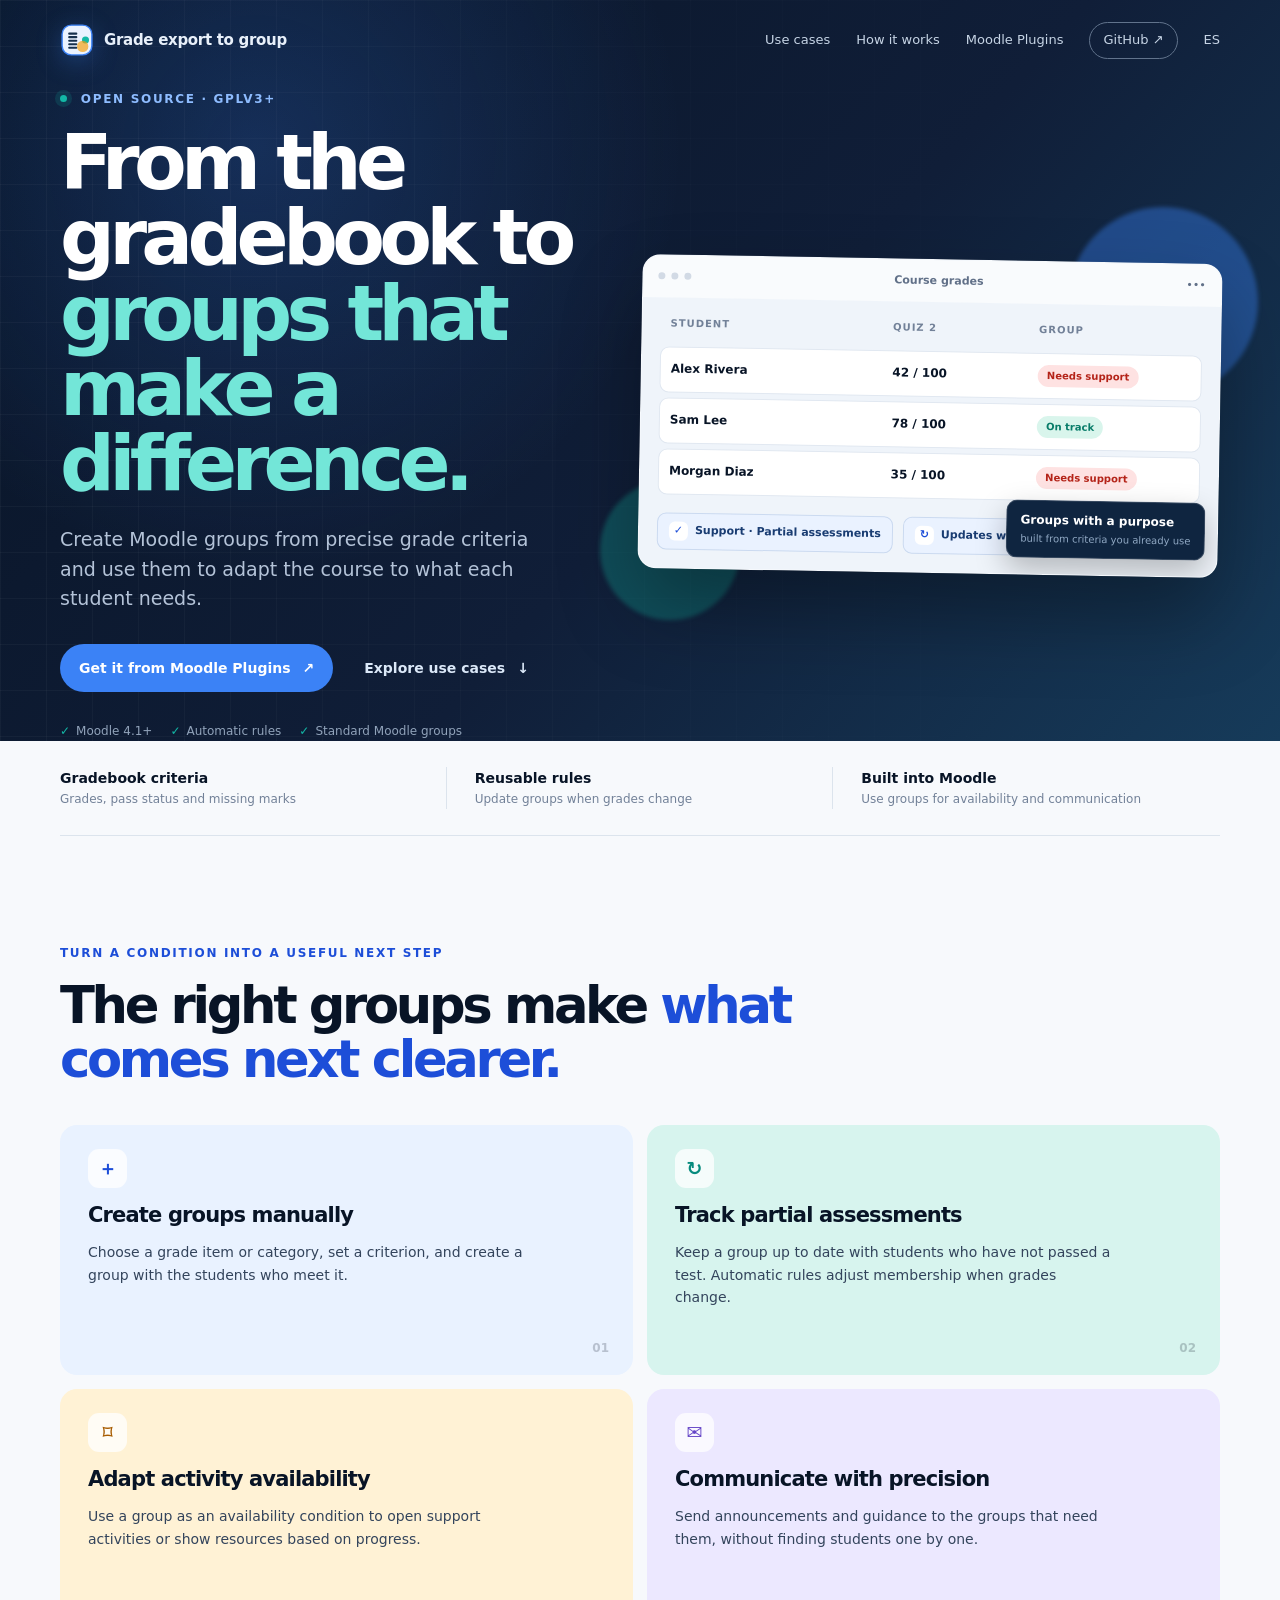
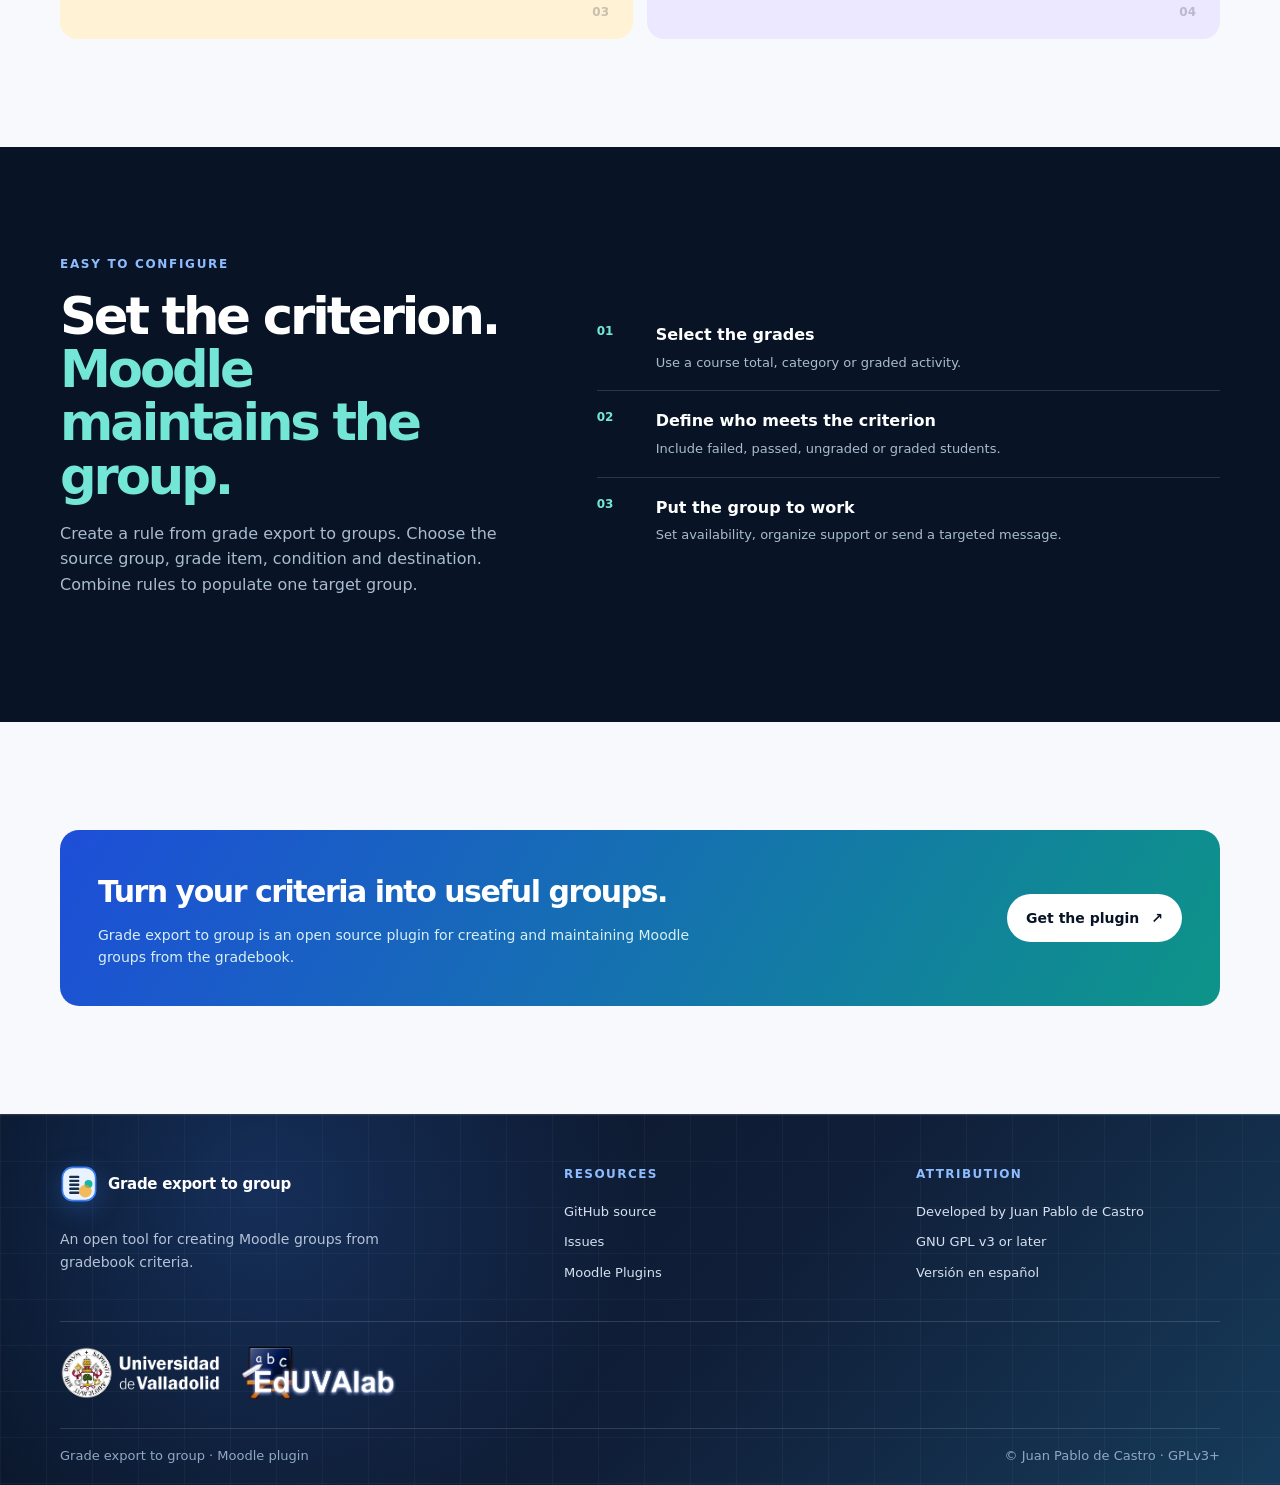
<file: website/index.html>
<!doctype html>
<html lang="en">

<head>
  <meta charset="utf-8">
  <meta name="viewport" content="width=device-width, initial-scale=1">
  <meta name="description"
    content="Create Moodle groups from gradebook criteria and keep them up to date automatically.">
  <meta name="theme-color" content="#081426">
  <meta property="og:title" content="Grade export to group · Moodle">
  <meta property="og:description"
    content="Turn grade criteria into groups for activity availability and targeted communication.">
  <meta property="og:type" content="website">
  <title>Grade export to group · Create Moodle groups from grades</title>
  <link rel="icon" href="assets/icon.svg" type="image/svg+xml">
  <link rel="stylesheet" href="styles.css">
  <script async src="https://www.googletagmanager.com/gtm.js?id=GTM-TRXM5C7X"></script>
  <script>
    window.dataLayer = window.dataLayer || [];
    function gtag() { dataLayer.push(arguments); }
    gtag('js', new Date());
  </script>
</head>

<body>
  <header class="header">
    <a class="brand" href="#home" aria-label="Grade export to group, home">
      <img src="assets/icon.svg" alt="" width="34" height="34">
      <span>Grade export to group</span>
    </a>
    <nav class="nav" aria-label="Main navigation">
      <a href="#use-cases">Use cases</a>
      <a href="#how-it-works">How it works</a>
      <a href="https://marketplace.moodle.com/plugins/gradeexport_group">Moodle Plugins</a>
      <a class="github" href="https://github.com/juacas/moodle-gradeexport_group">GitHub ↗</a>
      <a href="es/">ES</a>
    </nav>
    <script async src="https://www.googletagmanager.com/gtm.js?id=GTM-MPCR233K"></script>
<script>
  window.dataLayer = window.dataLayer || [];
  function gtag(){dataLayer.push(arguments);}
  gtag('js', new Date());
</script>
  </header>

  <main id="home">
    <section class="hero shell">
      <div>
        <p class="eyebrow"><span class="dot"></span> Open source · GPLv3+</p>
        <h1>From the gradebook to <em>groups that make a difference.</em></h1>
        <p class="lede">Create Moodle groups from precise grade criteria and use them to adapt the course to what each
          student needs.</p>
        <div class="actions">
          <a class="button primary" href="https://marketplace.moodle.com/plugins/gradeexport_group">Get it from Moodle
            Plugins <span>↗</span></a>
          <a class="button quiet" href="#use-cases">Explore use cases <span>↓</span></a>
        </div>
        <div class="compat"><span>Moodle 4.1+</span><span>Automatic rules</span><span>Standard Moodle groups</span>
        </div>
      </div>

      <div class="preview-wrap" role="img" aria-label="Illustration of grade results and groups created from them">
        <div class="glow glow-blue"></div>
        <div class="glow glow-teal"></div>
        <div class="preview">
          <div class="windowbar"><i></i><i></i><i></i><strong>Course grades</strong><span>•••</span></div>
          <div class="grade-table">
            <div class="grade-head"><span>Student</span><span>Quiz 2</span><span>Group</span></div>
            <div class="grade-row"><strong>Alex Rivera</strong><span class="score">42 / 100</span><span
                class="pill pill-fail">Needs support</span></div>
            <div class="grade-row"><strong>Sam Lee</strong><span class="score">78 / 100</span><span
                class="pill pill-pass">On track</span></div>
            <div class="grade-row"><strong>Morgan Diaz</strong><span class="score">35 / 100</span><span
                class="pill pill-fail">Needs support</span></div>
            <div class="target-chip"><b>✓</b> Support · Partial assessments</div>
            <div class="target-chip"><b>↻</b> Updates when grades change</div>
          </div>
          <div class="float-note"><strong>Groups with a purpose</strong><small>built from criteria you already
              use</small></div>
        </div>
      </div>
    </section>

    <section class="proof shell" aria-label="Key benefits">
      <div><strong>Gradebook criteria</strong><span>Grades, pass status and missing marks</span></div>
      <div><strong>Reusable rules</strong><span>Update groups when grades change</span></div>
      <div><strong>Built into Moodle</strong><span>Use groups for availability and communication</span></div>
    </section>

    <section class="section shell" id="use-cases">
      <div class="section-heading">
        <p class="eyebrow">Turn a condition into a useful next step</p>
        <h2>The right groups make <em>what comes next clearer.</em></h2>
      </div>
      <div class="cases">
        <article class="case case-blue">
          <span class="case-icon" aria-hidden="true">＋</span>
          <h3>Create groups manually</h3>
          <p>Choose a grade item or category, set a criterion, and create a group with the students who meet it.</p>
          <span class="number">01</span>
        </article>
        <article class="case case-teal">
          <span class="case-icon" aria-hidden="true">↻</span>
          <h3>Track partial assessments</h3>
          <p>Keep a group up to date with students who have not passed a test. Automatic rules adjust membership when
            grades change.</p>
          <span class="number">02</span>
        </article>
        <article class="case case-amber">
          <span class="case-icon" aria-hidden="true">⌑</span>
          <h3>Adapt activity availability</h3>
          <p>Use a group as an availability condition to open support activities or show resources based on progress.
          </p>
          <span class="number">03</span>
        </article>
        <article class="case case-violet">
          <span class="case-icon" aria-hidden="true">✉</span>
          <h3>Communicate with precision</h3>
          <p>Send announcements and guidance to the groups that need them, without finding students one by one.</p>
          <span class="number">04</span>
        </article>
      </div>
    </section>

    <section class="workflow" id="how-it-works">
      <div class="workflow-inner shell section">
        <div>
          <p class="eyebrow">Easy to configure</p>
          <h2>Set the criterion.<br><em>Moodle maintains the group.</em></h2>
          <p class="workflow-copy">Create a rule from grade export to groups. Choose the source group, grade item,
            condition and destination. Combine rules to populate one target group.</p>
        </div>
        <div class="steps">
          <div class="step"><span>01</span>
            <div>
              <h3>Select the grades</h3>
              <p>Use a course total, category or graded activity.</p>
            </div>
          </div>
          <div class="step"><span>02</span>
            <div>
              <h3>Define who meets the criterion</h3>
              <p>Include failed, passed, ungraded or graded students.</p>
            </div>
          </div>
          <div class="step"><span>03</span>
            <div>
              <h3>Put the group to work</h3>
              <p>Set availability, organize support or send a targeted message.</p>
            </div>
          </div>
        </div>
      </div>
    </section>

    <section class="section shell">
      <div class="cta">
        <div>
          <h2>Turn your criteria into useful groups.</h2>
          <p>Grade export to group is an open source plugin for creating and maintaining Moodle groups from the
            gradebook.</p>
        </div>
        <a class="button button-light" href="https://marketplace.moodle.com/plugins/gradeexport_group">Get the plugin
          <span>↗</span></a>
      </div>
    </section>
  </main>

  <footer class="site-footer">
    <div class="shell footer-content">
      <div class="footer-intro">
        <a class="brand" href="#home"><img src="assets/icon.svg" alt="" width="38" height="38"><span>Grade export to
            group</span></a>
        <p>An open tool for creating Moodle groups from gradebook criteria.</p>
      </div>
      <nav class="footer-column" aria-label="Resources">
        <h2>Resources</h2>
        <a href="https://github.com/juacas/moodle-gradeexport_group">GitHub source</a>
        <a href="https://github.com/juacas/moodle-gradeexport_group/issues">Issues</a>
        <a href="https://marketplace.moodle.com/plugins/gradeexport_group">Moodle Plugins</a>
      </nav>
      <div class="footer-column">
        <h2>Attribution</h2>
        <span>Developed by Juan Pablo de Castro</span>
        <span>GNU GPL v3 or later</span>
        <a href="es/">Versión en español</a>
      </div>
    </div>
    <div class="shell partner-row" aria-label="Institutions">
      <span class="partner-logo"><img src="assets/logo-cuatricromia-negativo.png" alt="University of Valladolid"
          loading="lazy"></span>
      <span class="partner-logo"><img src="assets/eduvalab-logo.png" alt="EdUVALab" loading="lazy"></span>
    </div>
    <div class="shell footer-bottom">
      <span>Grade export to group · Moodle plugin</span>
      <span>© Juan Pablo de Castro · GPLv3+</span>
    </div>
  </footer>
</body>

</html>
</file>
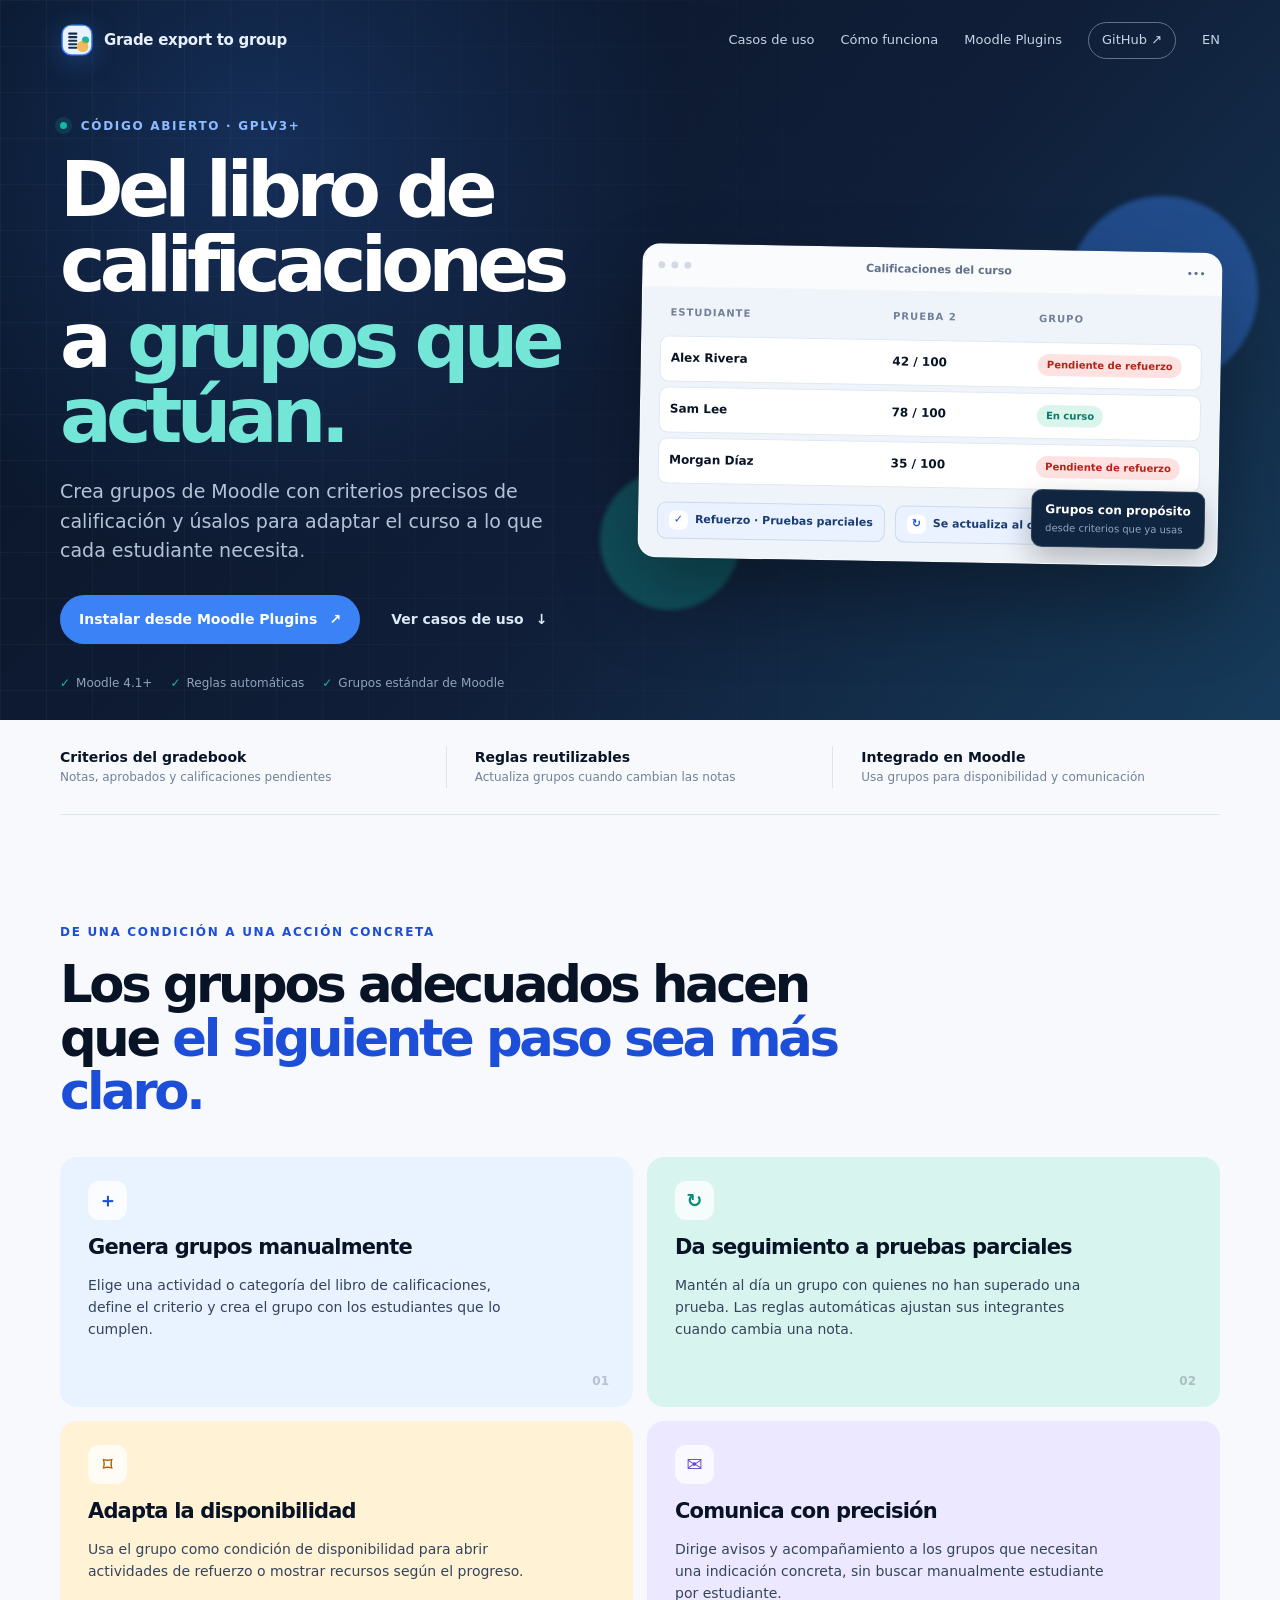
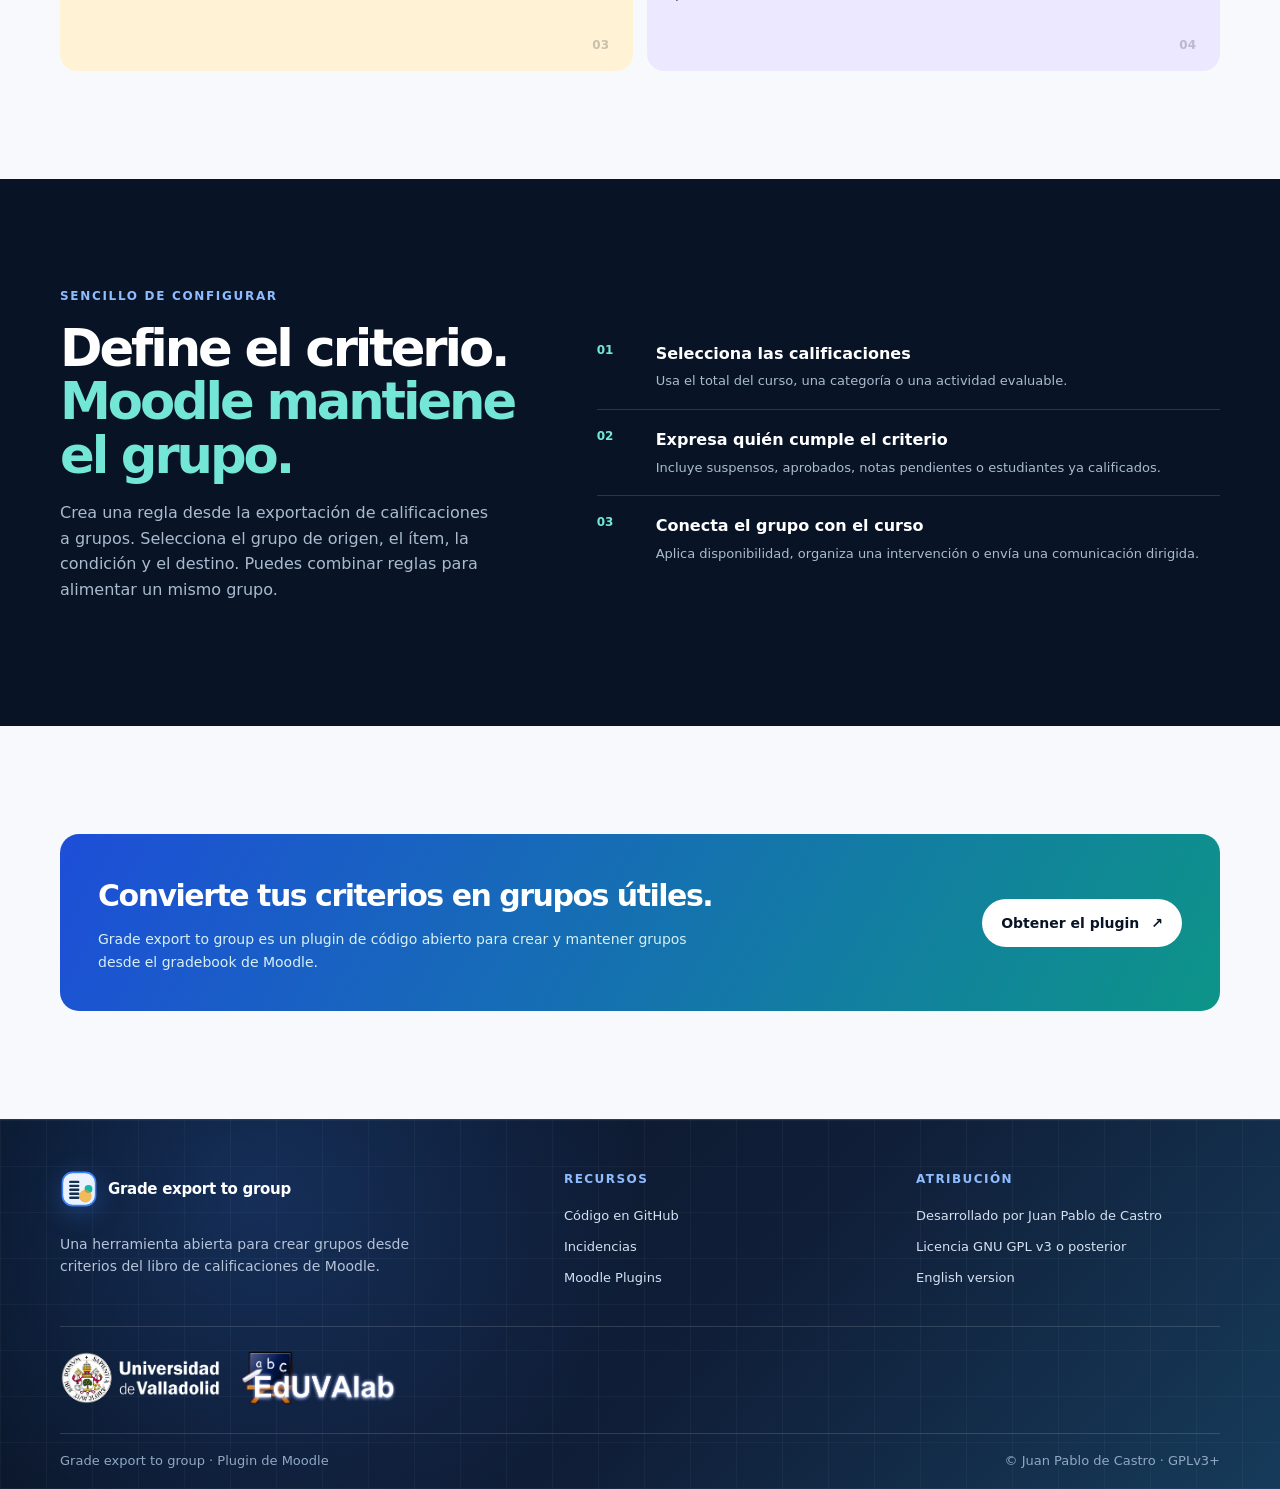
<file: website/es/index.html>
<!doctype html>
<html lang="es">
<head>
  <meta charset="utf-8">
  <meta name="viewport" content="width=device-width, initial-scale=1">
  <meta name="description" content="Crea grupos de Moodle a partir de criterios del libro de calificaciones y mantenlos actualizados automáticamente.">
  <meta name="theme-color" content="#081426">
  <meta property="og:title" content="Grade export to group · Moodle">
  <meta property="og:description" content="Convierte criterios de calificación en grupos útiles para disponibilidad y comunicación con estudiantes.">
  <meta property="og:type" content="website">
  <title>Grade export to group · Grupos desde calificaciones en Moodle</title>
  <link rel="icon" href="../assets/icon.svg" type="image/svg+xml">
  <link rel="stylesheet" href="../styles.css">
  <script async src="https://www.googletagmanager.com/gtm.js?id=GTM-MPCR233K"></script>
<script>
  window.dataLayer = window.dataLayer || [];
  function gtag(){dataLayer.push(arguments);}
  gtag('js', new Date());
</script>
</head>
<body>
  <header class="header">
    <a class="brand" href="#inicio" aria-label="Grade export to group, inicio">
      <img src="../assets/icon.svg" alt="" width="34" height="34">
      <span>Grade export to group</span>
    </a>
    <nav class="nav" aria-label="Navegación principal">
      <a href="#usos">Casos de uso</a>
      <a href="#funciona">Cómo funciona</a>
      <a href="https://marketplace.moodle.com/plugins/gradeexport_group">Moodle Plugins</a>
      <a class="github" href="https://github.com/juacas/moodle-gradeexport_group">GitHub ↗</a>
      <a href="../">EN</a>
    </nav>
  </header>

  <main id="inicio">
    <section class="hero shell">
      <div>
        <p class="eyebrow"><span class="dot"></span> Código abierto · GPLv3+</p>
        <h1>Del libro de calificaciones a <em>grupos que actúan.</em></h1>
        <p class="lede">Crea grupos de Moodle con criterios precisos de calificación y úsalos para adaptar el curso a lo que cada estudiante necesita.</p>
        <div class="actions">
          <a class="button primary" href="https://marketplace.moodle.com/plugins/gradeexport_group">Instalar desde Moodle Plugins <span>↗</span></a>
          <a class="button quiet" href="#usos">Ver casos de uso <span>↓</span></a>
        </div>
        <div class="compat"><span>Moodle 4.1+</span><span>Reglas automáticas</span><span>Grupos estándar de Moodle</span></div>
      </div>

      <div class="preview-wrap" role="img" aria-label="Vista ilustrativa de resultados y grupos creados según las calificaciones">
        <div class="glow glow-blue"></div><div class="glow glow-teal"></div>
        <div class="preview">
          <div class="windowbar"><i></i><i></i><i></i><strong>Calificaciones del curso</strong><span>•••</span></div>
          <div class="grade-table">
            <div class="grade-head"><span>Estudiante</span><span>Prueba 2</span><span>Grupo</span></div>
            <div class="grade-row"><strong>Alex Rivera</strong><span class="score">42 / 100</span><span class="pill pill-fail">Pendiente de refuerzo</span></div>
            <div class="grade-row"><strong>Sam Lee</strong><span class="score">78 / 100</span><span class="pill pill-pass">En curso</span></div>
            <div class="grade-row"><strong>Morgan Díaz</strong><span class="score">35 / 100</span><span class="pill pill-fail">Pendiente de refuerzo</span></div>
            <div class="target-chip"><b>✓</b> Refuerzo · Pruebas parciales</div>
            <div class="target-chip"><b>↻</b> Se actualiza al cambiar la nota</div>
          </div>
          <div class="float-note"><strong>Grupos con propósito</strong><small>desde criterios que ya usas</small></div>
        </div>
      </div>
    </section>

    <section class="proof shell" aria-label="Ventajas principales">
      <div><strong>Criterios del gradebook</strong><span>Notas, aprobados y calificaciones pendientes</span></div>
      <div><strong>Reglas reutilizables</strong><span>Actualiza grupos cuando cambian las notas</span></div>
      <div><strong>Integrado en Moodle</strong><span>Usa grupos para disponibilidad y comunicación</span></div>
    </section>

    <section class="section shell" id="usos">
      <div class="section-heading">
        <p class="eyebrow">De una condición a una acción concreta</p>
        <h2>Los grupos adecuados hacen que <em>el siguiente paso sea más claro.</em></h2>
      </div>
      <div class="cases">
        <article class="case case-blue">
          <span class="case-icon" aria-hidden="true">＋</span>
          <h3>Genera grupos manualmente</h3>
          <p>Elige una actividad o categoría del libro de calificaciones, define el criterio y crea el grupo con los estudiantes que lo cumplen.</p>
          <span class="number">01</span>
        </article>
        <article class="case case-teal">
          <span class="case-icon" aria-hidden="true">↻</span>
          <h3>Da seguimiento a pruebas parciales</h3>
          <p>Mantén al día un grupo con quienes no han superado una prueba. Las reglas automáticas ajustan sus integrantes cuando cambia una nota.</p>
          <span class="number">02</span>
        </article>
        <article class="case case-amber">
          <span class="case-icon" aria-hidden="true">⌑</span>
          <h3>Adapta la disponibilidad</h3>
          <p>Usa el grupo como condición de disponibilidad para abrir actividades de refuerzo o mostrar recursos según el progreso.</p>
          <span class="number">03</span>
        </article>
        <article class="case case-violet">
          <span class="case-icon" aria-hidden="true">✉</span>
          <h3>Comunica con precisión</h3>
          <p>Dirige avisos y acompañamiento a los grupos que necesitan una indicación concreta, sin buscar manualmente estudiante por estudiante.</p>
          <span class="number">04</span>
        </article>
      </div>
    </section>

    <section class="workflow" id="funciona">
      <div class="workflow-inner shell section">
        <div>
          <p class="eyebrow">Sencillo de configurar</p>
          <h2>Define el criterio.<br><em>Moodle mantiene el grupo.</em></h2>
          <p class="workflow-copy">Crea una regla desde la exportación de calificaciones a grupos. Selecciona el grupo de origen, el ítem, la condición y el destino. Puedes combinar reglas para alimentar un mismo grupo.</p>
        </div>
        <div class="steps">
          <div class="step"><span>01</span><div><h3>Selecciona las calificaciones</h3><p>Usa el total del curso, una categoría o una actividad evaluable.</p></div></div>
          <div class="step"><span>02</span><div><h3>Expresa quién cumple el criterio</h3><p>Incluye suspensos, aprobados, notas pendientes o estudiantes ya calificados.</p></div></div>
          <div class="step"><span>03</span><div><h3>Conecta el grupo con el curso</h3><p>Aplica disponibilidad, organiza una intervención o envía una comunicación dirigida.</p></div></div>
        </div>
      </div>
    </section>

    <section class="section shell">
      <div class="cta">
        <div>
          <h2>Convierte tus criterios en grupos útiles.</h2>
          <p>Grade export to group es un plugin de código abierto para crear y mantener grupos desde el gradebook de Moodle.</p>
        </div>
        <a class="button button-light" href="https://marketplace.moodle.com/plugins/gradeexport_group">Obtener el plugin <span>↗</span></a>
      </div>
    </section>
  </main>

  <footer class="site-footer">
    <div class="shell footer-content">
      <div class="footer-intro">
        <a class="brand" href="#inicio"><img src="../assets/icon.svg" alt="" width="38" height="38"><span>Grade export to group</span></a>
        <p>Una herramienta abierta para crear grupos desde criterios del libro de calificaciones de Moodle.</p>
      </div>
      <nav class="footer-column" aria-label="Recursos">
        <h2>Recursos</h2>
        <a href="https://github.com/juacas/moodle-gradeexport_group">Código en GitHub</a>
        <a href="https://github.com/juacas/moodle-gradeexport_group/issues">Incidencias</a>
        <a href="https://marketplace.moodle.com/plugins/gradeexport_group">Moodle Plugins</a>
      </nav>
      <div class="footer-column">
        <h2>Atribución</h2>
        <span>Desarrollado por Juan Pablo de Castro</span>
        <span>Licencia GNU GPL v3 o posterior</span>
        <a href="../">English version</a>
      </div>
    </div>
    <div class="shell partner-row" aria-label="Instituciones">
      <span class="partner-logo"><img src="../assets/logo-cuatricromia-negativo.png" alt="Universidad de Valladolid" loading="lazy"></span>
      <span class="partner-logo"><img src="../assets/eduvalab-logo.png" alt="EdUVALab" loading="lazy"></span>
    </div>
    <div class="shell footer-bottom">
      <span>Grade export to group · Plugin de Moodle</span>
      <span>© Juan Pablo de Castro · GPLv3+</span>
    </div>
  </footer>
</body>
</html>
</file>
<file: website/styles.css>
:root {
  --ink: #081426;
  --ink-soft: #33445c;
  --muted: #728198;
  --line: #dce4ed;
  --paper: #f7f9fc;
  --blue: #3b82f6;
  --blue-deep: #1d4ed8;
  --teal: #13b8a6;
  --shadow: 0 24px 60px rgba(8, 20, 38, .12);
}

* { box-sizing: border-box; }
html { scroll-behavior: smooth; }
body {
  margin: 0;
  background: var(--paper);
  color: var(--ink);
  font: 16px/1.6 Inter, ui-sans-serif, system-ui, -apple-system, BlinkMacSystemFont, "Segoe UI", sans-serif;
}
a { color: inherit; text-decoration: none; }
.shell { width: min(1160px, calc(100% - 48px)); margin: 0 auto; }
.header {
  position: absolute;
  z-index: 2;
  display: flex;
  align-items: center;
  justify-content: space-between;
  width: 100%;
  padding: 22px max(24px, calc((100vw - 1160px) / 2));
  color: #e8f0fa;
}
.brand { display: inline-flex; align-items: center; gap: 10px; font-size: 15px; font-weight: 800; letter-spacing: -.02em; }
.brand img { filter: drop-shadow(0 6px 12px rgba(59, 130, 246, .3)); }
.nav { display: flex; align-items: center; gap: 26px; color: #c6d4e5; font-size: 13px; }
.nav a:hover { color: #fff; }
.nav .github { padding: 7px 13px; border: 1px solid #61738c; border-radius: 999px; }
.hero {
  position: relative;
  display: grid;
  grid-template-columns: .95fr 1.05fr;
  align-items: center;
  gap: 56px;
  min-height: 720px;
  padding-top: 90px;
  color: white;
}
.hero::before {
  position: absolute;
  z-index: -2;
  inset: 0 calc((1160px - 100vw) / 2);
  content: "";
  background: radial-gradient(circle at 20% 20%, rgba(59,130,246,.22), transparent 36%),
    linear-gradient(132deg, #081426 0%, #101e38 56%, #163b5a 100%);
}
.hero::after {
  position: absolute;
  z-index: -1;
  inset: 0 calc((1160px - 100vw) / 2);
  content: "";
  background-image: linear-gradient(rgba(255,255,255,.035) 1px, transparent 1px),
    linear-gradient(90deg, rgba(255,255,255,.035) 1px, transparent 1px);
  background-size: 46px 46px;
  mask-image: linear-gradient(90deg, #000, transparent 88%);
}
.eyebrow { margin: 0 0 16px; color: #8ebcff; font-size: 12px; font-weight: 800; letter-spacing: .14em; text-transform: uppercase; }
.dot { display: inline-block; width: 7px; height: 7px; margin: 0 8px 1px 0; border-radius: 50%; background: var(--teal); box-shadow: 0 0 0 5px rgba(19,184,166,.15); }
h1, h2, h3, p { margin-top: 0; }
h1 { max-width: 570px; margin-bottom: 24px; font-size: clamp(3rem, 6vw, 5.5rem); letter-spacing: -.075em; line-height: .98; }
h1 em, .section-heading em { color: #73e6d8; font-style: normal; }
.lede { max-width: 490px; color: #b4c3d8; font-size: 19px; line-height: 1.55; }
.actions { display: flex; flex-wrap: wrap; gap: 12px; margin: 30px 0; }
.button { display: inline-flex; align-items: center; gap: 12px; padding: 13px 19px; border-radius: 999px; font-size: 14px; font-weight: 800; transition: transform .2s, box-shadow .2s; }
.button:hover { transform: translateY(-2px); box-shadow: 0 12px 25px rgba(0,0,0,.16); }
.primary { background: var(--blue); color: white; }
.quiet { color: #dbe8f8; }
.compat { display: flex; flex-wrap: wrap; gap: 18px; color: #91a3ba; font-size: 12px; }
.compat span::before { margin-right: 6px; color: var(--teal); content: "✓"; font-weight: 900; }
.preview-wrap { position: relative; min-width: 0; }
.glow { position: absolute; width: 190px; height: 190px; border-radius: 50%; filter: blur(2px); }
.glow-blue { top: -52px; right: -38px; background: rgba(59,130,246,.4); }
.glow-teal { bottom: -48px; left: -40px; width: 140px; height: 140px; background: rgba(19,184,166,.3); }
.preview { position: relative; overflow: hidden; border: 1px solid rgba(255,255,255,.4); border-radius: 18px; background: #eff4fa; box-shadow: 0 40px 80px rgba(0,0,0,.32); transform: rotate(1deg); }
.windowbar { display: flex; align-items: center; gap: 6px; padding: 12px 15px; background: #f9fbfd; color: #617088; font-size: 11px; }
.windowbar i { width: 7px; height: 7px; border-radius: 50%; background: #d2dae5; }
.windowbar strong { margin: auto; font-weight: 700; }
.grade-table { padding: 18px; color: var(--ink); }
.grade-head, .grade-row { display: grid; grid-template-columns: 1.25fr .8fr .9fr; align-items: center; gap: 10px; }
.grade-head { padding: 0 10px 10px; color: var(--muted); font-size: 10px; font-weight: 800; letter-spacing: .1em; text-transform: uppercase; }
.grade-row { margin: 5px 0; padding: 11px 10px; border: 1px solid #e1e8f1; border-radius: 9px; background: #fff; font-size: 12px; }
.score { font-variant-numeric: tabular-nums; font-weight: 800; }
.pill { justify-self: start; padding: 3px 9px; border-radius: 999px; font-size: 10px; font-weight: 800; }
.pill-fail { background: #fee2e2; color: #b42318; }
.pill-pass { background: #d9f5ec; color: #087c69; }
.target-chip { display: inline-flex; align-items: center; gap: 7px; margin: 13px 5px 0 0; padding: 8px 11px; border: 1px solid #cbdaf0; border-radius: 9px; background: #eaf2ff; color: #193c72; font-size: 11px; font-weight: 800; }
.target-chip b { display: grid; width: 19px; height: 19px; place-items: center; border-radius: 6px; background: #fff; color: var(--blue-deep); }
.float-note { position: absolute; right: 12px; bottom: 16px; display: grid; padding: 10px 13px; border: 1px solid rgba(255,255,255,.18); border-radius: 11px; background: #0f2540; box-shadow: 0 12px 30px rgba(0,0,0,.25); }
.float-note strong { font-size: 12px; }
.float-note small { color: #90a8c3; font-size: 10px; }
.proof { display: grid; grid-template-columns: repeat(3, 1fr); padding: 26px 0; border-bottom: 1px solid var(--line); }
.proof div { display: grid; padding-left: 28px; border-right: 1px solid var(--line); }
.proof div:first-child { padding-left: 0; }
.proof div:last-child { border: 0; }
.proof strong { font-size: 14px; }
.proof span { color: var(--muted); font-size: 12px; }
.section { padding-top: 108px; padding-bottom: 108px; }
.section-heading { margin-bottom: 38px; }
.section-heading .eyebrow { color: var(--blue-deep); }
.section-heading h2 { max-width: 780px; margin: 0; font-size: clamp(2.2rem, 4vw, 3.8rem); letter-spacing: -.065em; line-height: 1.05; }
.section-heading em { color: var(--blue-deep); }
.cases { display: grid; grid-template-columns: repeat(2, 1fr); gap: 14px; }
.case { position: relative; min-height: 250px; overflow: hidden; padding: 28px; border-radius: 17px; }
.case h3 { margin: 46px 0 9px; font-size: 21px; letter-spacing: -.04em; }
.case p { max-width: 440px; margin-bottom: 0; color: var(--ink-soft); font-size: 14px; }
.case-blue { background: #e9f2ff; }
.case-teal { background: #d7f4ee; }
.case-amber { background: #fff2d5; }
.case-violet { background: #ece8ff; }
.case-icon { position: absolute; top: 24px; display: grid; width: 39px; height: 39px; place-items: center; border-radius: 11px; background: rgba(255,255,255,.76); color: var(--blue-deep); font-size: 19px; font-weight: 800; }
.case-teal .case-icon { color: #078b7e; }
.case-amber .case-icon { color: #a85c00; }
.case-violet .case-icon { color: #6546c7; }
.number { position: absolute; right: 24px; bottom: 16px; color: rgba(8,20,38,.22); font-size: 12px; font-weight: 900; }
.workflow { background: var(--ink); color: white; }
.workflow-inner { display: grid; grid-template-columns: .85fr 1.15fr; align-items: center; gap: 76px; }
.workflow h2 { margin-bottom: 18px; font-size: clamp(2.3rem, 4vw, 3.8rem); letter-spacing: -.06em; line-height: 1.04; }
.workflow h2 em { color: #73e6d8; font-style: normal; }
.workflow-copy { max-width: 440px; color: #aabbd0; }
.steps { display: grid; gap: 0; }
.step { display: grid; grid-template-columns: 45px 1fr; gap: 14px; padding: 17px 0; border-bottom: 1px solid rgba(255,255,255,.14); }
.step:last-child { border: 0; }
.step > span { color: #73e6d8; font-size: 12px; font-weight: 900; }
.step h3 { margin: 0 0 5px; font-size: 16px; }
.step p { margin: 0; color: #aabbd0; font-size: 13px; }
.cta { display: grid; grid-template-columns: 1fr auto; align-items: center; gap: 28px; padding: 38px; border-radius: 19px; background: linear-gradient(120deg, #1d4ed8, #0d9488); color: white; }
.cta h2 { margin: 0 0 8px; font-size: 30px; letter-spacing: -.05em; }
.cta p { max-width: 620px; margin: 0; color: #d8f0f3; font-size: 14px; }
.button-light { background: white; color: var(--ink); white-space: nowrap; }
.footer { display: flex; justify-content: space-between; gap: 20px; padding: 32px 0; color: var(--muted); font-size: 12px; }
.footer-links { display: flex; flex-wrap: wrap; gap: 18px; }
.footer a:hover { color: var(--blue-deep); }
.site-footer {
  padding: 50px 0 18px;
  border-top: 1px solid rgba(255,255,255,.12);
  background-color: #081426;
  background-image: linear-gradient(rgba(255,255,255,.035) 1px, transparent 1px),
    linear-gradient(90deg, rgba(255,255,255,.035) 1px, transparent 1px),
    radial-gradient(circle at 20% 20%, rgba(59,130,246,.22), transparent 36%),
    linear-gradient(132deg, #081426 0%, #101e38 56%, #163b5a 100%);
  background-size: 46px 46px, 46px 46px, auto, auto;
  color: #b4c3d8;
  font-size: 13px;
}
.footer-content { display: grid; grid-template-columns: 1.5fr 1fr 1fr; gap: 48px; }
.footer-intro { max-width: 390px; }
.site-footer .brand { color: white; }
.footer-intro p { margin: 18px 0 0; color: #b4c3d8; font-size: 14px; }
.footer-column { display: flex; flex-direction: column; }
.footer-column h2 { margin: 0 0 12px; color: #8ebcff; font-size: 12px; font-weight: 800; letter-spacing: .12em; text-transform: uppercase; }
.footer-column a, .footer-column span { margin: 5px 0; color: #d6e1f1; }
.footer-column a:hover { color: white; }
.partner-row { display: flex; flex-wrap: wrap; align-items: center; gap: 20px; margin-top: 32px; padding-top: 24px; border-top: 1px solid rgba(255,255,255,.14); }
.partner-logo img { display: block; width: auto; max-width: 220px; max-height: 54px; }
.footer-bottom { display: flex; flex-wrap: wrap; justify-content: space-between; gap: 12px; margin-top: 28px; padding-top: 17px; border-top: 1px solid rgba(255,255,255,.14); color: #90a8c3; }
@media (max-width: 850px) {
  .hero { grid-template-columns: 1fr; gap: 28px; padding-top: 120px; padding-bottom: 60px; }
  .preview-wrap { max-width: 650px; width: 100%; margin: 0 auto; }
  .workflow-inner { grid-template-columns: 1fr; gap: 28px; }
}
@media (max-width: 620px) {
  .shell { width: min(100% - 32px, 1160px); }
  .header { align-items: flex-start; padding: 16px; }
  .brand { font-size: 13px; }
  .brand img { width: 30px; height: 30px; }
  .nav { gap: 10px; font-size: 11px; }
  .nav a:not(.github) { display: none; }
  .hero { min-height: 0; padding-top: 120px; }
  .lede { font-size: 17px; }
  .grade-table { padding: 12px; }
  .grade-row { font-size: 10px; }
  .proof { grid-template-columns: 1fr; gap: 13px; }
  .proof div, .proof div:first-child { padding-left: 0; border: 0; }
  .section { padding-top: 74px; padding-bottom: 74px; }
  .cases { grid-template-columns: 1fr; }
  .case { min-height: 220px; }
  .cta { grid-template-columns: 1fr; padding: 28px; }
  .cta .button { justify-self: start; }
  .footer { flex-direction: column; }
  .site-footer { padding-top: 42px; }
  .footer-content { grid-template-columns: 1fr; gap: 28px; }
  .partner-logo img { max-width: 180px; max-height: 46px; }
  .footer-bottom { flex-direction: column; }
}
</file>
